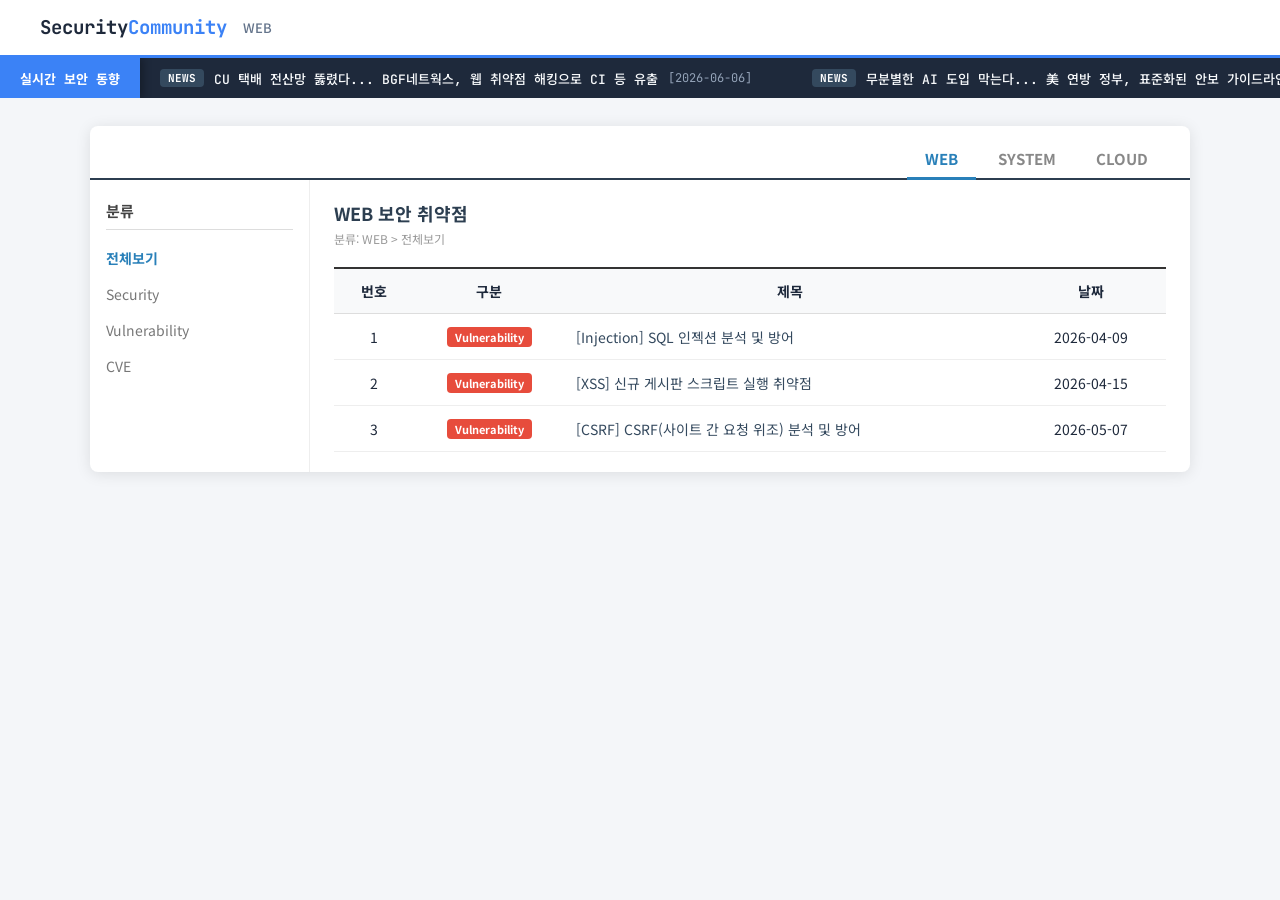
<file: WebProgramming-main/securehub/main.html>
<!doctype html>
<html lang="ko">
  <head>
    <meta charset="UTF-8" />
    <meta name="viewport" content="width=device-width, initial-scale=1.0" />
    <title id="pageTitle">SecureHub – WEB 취약점</title>
    <link
      href="https://fonts.googleapis.com/css2?family=Noto+Sans+KR:wght@400;500;600;700&family=JetBrains+Mono:wght@400;600&display=swap"
      rel="stylesheet"
    />
    <link rel="stylesheet" href="css/common.css" />
    <link rel="stylesheet" href="css/main.css" />
  </head>
  <body>
    <header>
      <a class="logo" href="index.html">Security<span>Community</span></a>

      <div class="header-crumb">
        <span class="active" id="fieldTitle">WEB</span>
      </div>
    </header>

    <div class="ticker-wrapper">
      <div class="ticker-title">실시간 보안 동향</div>
      <div class="ticker-rail" id="tickerRail">보안 피드 로딩 중...</div>
    </div>

    <div class="container">
      <nav class="top-nav">
        <a href="main.html?field=web">WEB</a>
        <a href="main.html?field=system">SYSTEM</a>
        <a href="main.html?field=cloud">CLOUD</a>
      </nav>

      <div class="main-wrapper">
        <aside class="sidebar">
          <h3>분류</h3>
          <ul id="sidebarMenu">
            <li><a href="#" data-category="all">전체보기</a></li>
            <li><a href="#" data-category="security">Security</a></li>
            <li><a href="#" data-category="vulnerability">Vulnerability</a></li>
            <li><a href="#" data-category="cve">CVE</a></li>
          </ul>
        </aside>

        <main class="content">
          <div class="content-header">
            <h2 id="contentTitle">WEB 보안 취약점</h2>
            <p id="contentCrumb">분류: WEB &gt; 전체보기</p>
          </div>

          <table class="board-table">
            <thead>
              <tr>
                <th>번호</th>
                <th>구분</th>
                <th>제목</th>
                <th>날짜</th>
              </tr>
            </thead>
            <tbody id="boardBody"></tbody>
          </table>
        </main>
      </div>
    </div>

    <script src="js/postData.js"></script>
    <script src="js/main.js"></script>
    <script src="js/ticker.js"></script>
  </body>
</html>
</file>
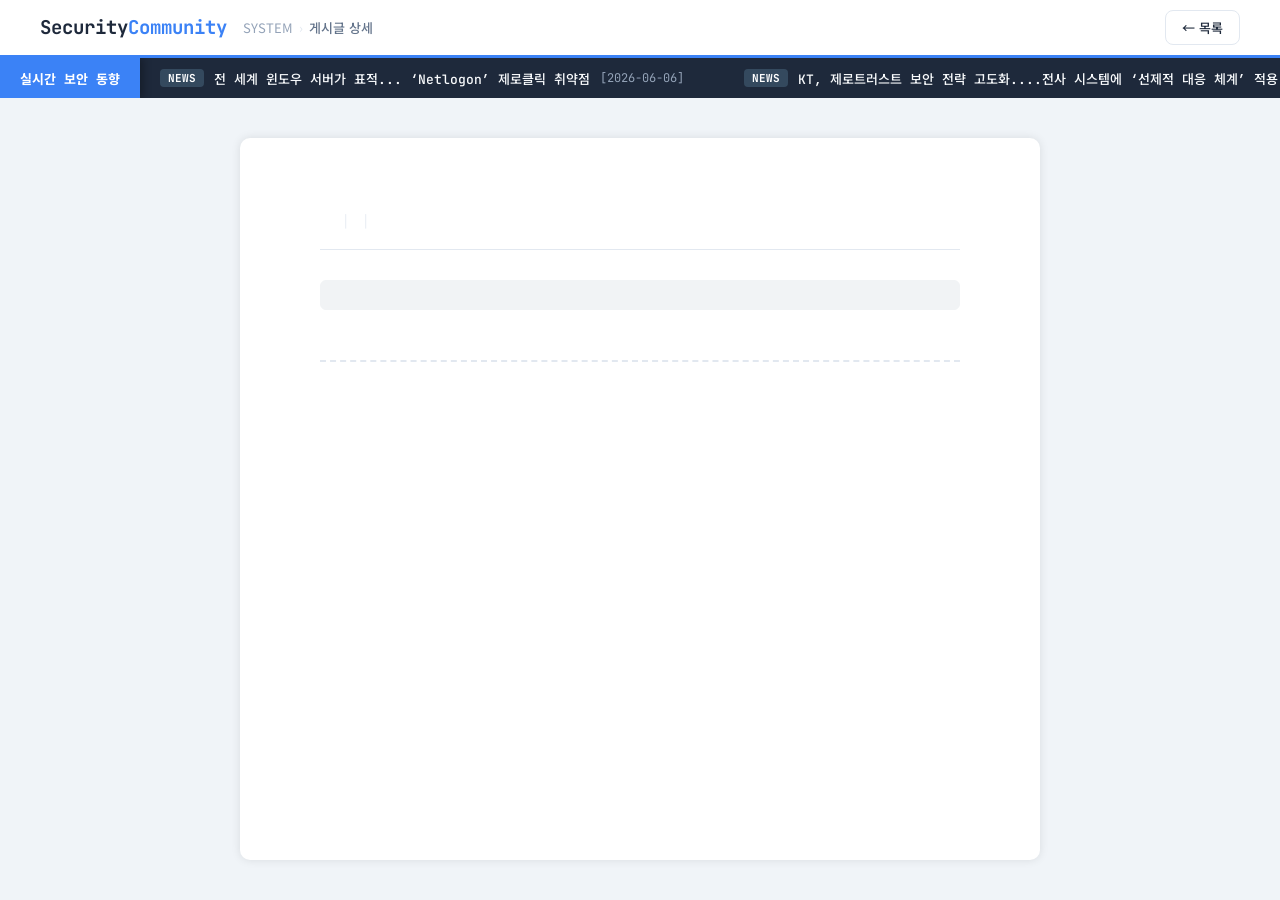
<file: WebProgramming-main/securehub/view.html>
<!doctype html>
<html lang="ko">
  <head>
    <meta charset="UTF-8" />
    <meta name="viewport" content="width=device-width, initial-scale=1.0" />
    <title>SecureHub – 게시글 상세</title>
    
    <link
      href="https://fonts.googleapis.com/css2?family=Noto+Sans+KR:wght@400;700&family=JetBrains+Mono&swap"
      rel="stylesheet"
    />
    
    <link rel="stylesheet" href="css/common.css" />
    <link rel="stylesheet" href="css/view.css" />
  </head>
  <body>
    
    <header>
      <a class="logo" href="index.html">Security<span>Community</span></a>
      
      <div class="header-crumb top-nav">
        <a href="#" id="crumbCategoryLink">SYSTEM</a> 
        <span class="sep">›</span>
        <span class="active">게시글 상세</span>
      </div>
      
      <div class="header-right">
        <a class="btn" href="#" id="backToListBtn">← 목록</a>
      </div>
    </header>

    <div class="ticker-wrapper">
      <div class="ticker-title">실시간 보안 동향</div>
      <div class="ticker-rail" id="tickerRail">보안 피드 로딩 중...</div>
    </div>

    <article class="view-wrapper">
      <div class="container">
        
        <h1 class="title" id="postTitle"></h1>

        <div class="info">
          <span class="tag tag-inj" id="postCategory"></span>
          <span class="sep-bar">|</span>
          <span class="nickname" id="postAuthor"></span>
          <span class="sep-bar">|</span>
          <span class="date" id="postDate"></span>
        </div>

        <div class="content" id="postContent">
          
          <section id="sectionOverview">
            <h3 class="section-title" id="overviewTitle"></h3>
            <p id="overviewDesc"></p>
          </section>

          <section id="sectionCoreConcept">
            <h3 class="section-title" id="coreConceptTitle"></h3>
            <p id="coreConceptDesc"></p>
            
            <div id="codeBlockContainer" class="code-box-style">
              <code id="codeBlock" class="code-text-style"></code>
            </div>
          </section>

          <section id="sectionDamageTypes">
            <h3 class="section-title" id="damageTypesTitle"></h3>
            <ul id="damageTypesList"></ul>
          </section>

          <section id="sectionDefenses">
            <h3 class="section-title" id="defensesTitle"></h3>
            <ul id="defensesList"></ul>
          </section>

          <section id="sectionReferences">
            <h3 class="section-title" id="referencesTitle"></h3>
            <ul id="referencesList"></ul>
          </section>

          <div id="quizContainer" style="margin-top: 50px; border-top: 2px dashed #e2e8f0; padding-top: 30px;">
          </div>
        
      </div> </article>

    <script src="js/postData.js"></script> 
    <script src="js/view.js"></script>
    <script src="js/ticker.js"></script>
  </body>
</html>
</file>
<file: WebProgramming-main/securehub/css/common.css>
*,
*::before,
*::after {
  box-sizing: border-box;
  margin: 0;
  padding: 0;
}

body {
  font-family: 'Noto Sans KR', sans-serif;
  background: #f0f4f8;
  color: #1e293b;
  min-height: 100vh;
  display: flex;
  flex-direction: column;
}

/* 상단 헤더 */
header {
  height: 58px;
  background: #ffffff;
  border-bottom: 3px solid #3b82f6;
  box-shadow: 0 2px 8px rgba(0, 0, 0, 0.07);
  display: flex;
  align-items: center;
  padding: 0 40px;
  gap: 16px;
}

/* 로고 */
.logo {
  font-family: 'JetBrains Mono', monospace;
  font-weight: 700;
  font-size: 19px;
  color: #1e293b;
  text-decoration: none;
  flex-shrink: 0;
}

.logo span {
  color: #3b82f6;
}

/* 헤더 중앙 (현재 위치 표시 WEB > Vulnerability) */
.header-crumb {
  font-size: 13px;
  color: #94a3b8;
  display: flex;
  align-items: center;
  gap: 6px;
  flex: 1;
}

.header-crumb a {
  color: #94a3b8;
  text-decoration: none;
}
.header-crumb a:hover {
  color: #3b82f6;
}
.header-crumb .sep {
  color: #e2e8f0;
}
.header-crumb .active {
  color: #64748b;
  font-weight: 500;
}

/* 목록 버튼 */
.btn {
  display: inline-flex;
  align-items: center;
  padding: 7px 16px;
  border-radius: 8px;
  border: 1.5px solid #e2e8f0;
  background: #ffffff;
  color: #1e293b;
  font-family: 'Noto Sans KR', sans-serif;
  font-size: 13px;
  font-weight: 500;
  cursor: pointer;
  text-decoration: none;
  transition:
    border-color 0.15s,
    color 0.15s,
    background 0.15s;
}

.btn:hover {
  border-color: #3b82f6;
  color: #3b82f6;
}

/* 카테고리 */
.tag {
  display: inline-block;
  padding: 2px 8px;
  border-radius: 4px;
  font-size: 11px;
  font-weight: 700;
  color: #fff;
}

/* 카테고리 - Vulnerability */
.tag-vul {
  background: #e74c3c;
}

/* 카테고리 - Security */
.tag-sec {
  background: #2ecc71;
}

/* 카테고리 - CVE */
.tag-cve {
  background: #34495e;
}

/* ==========================================================================
   실시간 보안 뉴스 전광판 (Ticker) 스타일 - common.css 최하단에 그대로 추가
   ========================================================================== */
.ticker-wrapper {
  width: 100%;
  height: 40px;
  background-color: #1e293b; /* 헤더 텍스트와 동일한 다크 네이비 */
  color: #f8fafc;
  display: flex;
  align-items: center;
  overflow: hidden;
  font-family: 'JetBrains Mono', 'Noto Sans KR', sans-serif;
  font-size: 13px;
}

.ticker-title {
  padding: 0 20px;
  background: #3b82f6; /* 헤더 보더와 동일한 메인 시그니처 블루 */
  color: #ffffff;
  font-weight: 700;
  height: 100%;
  display: flex;
  align-items: center;
  z-index: 10;
  flex-shrink: 0;
  box-shadow: 3px 0 8px rgba(0, 0, 0, 0.3);
}

.ticker-rail {
  display: flex;
  white-space: nowrap;
  padding-left: 20px;
}

.ticker-item {
  padding-right: 60px; /* 뉴스 간의 간격 보정 */
  display: inline-flex;
  align-items: center;
  gap: 10px;
}

.ticker-link {
  color: #f8fafc;
  text-decoration: none;
  font-weight: 500;
  transition: color 0.15s;
}

.ticker-link:hover {
  color: #3b82f6;
  text-decoration: underline;
}

.ticker-date {
  color: #94a3b8;
  font-size: 12px;
}
</file>
<file: WebProgramming-main/securehub/css/main.css>
/* 배경 및 전체 컨테이너 */
body {
  background: #f4f6f9;
}

.container {
  max-width: 1100px;
  margin: 28px auto;
  background: white;
  border-radius: 8px;
  box-shadow: 0 2px 15px rgba(0, 0, 0, 0.1);
  overflow: hidden;
}

/* 분야 전환 메뉴 (WEB, SYSETM, CLOUD) */
.top-nav {
  display: flex;
  justify-content: flex-end;
  border-bottom: 2px solid #2c3e50;
  padding: 14px 24px 0;
  gap: 4px;
}

.top-nav a {
  font-size: 15px;
  font-weight: 700;
  padding: 8px 18px;
  color: #888;
  text-decoration: none;
  border-bottom: 3px solid transparent;
  margin-bottom: -2px;
  transition: color 0.15s, border-color 0.15s;
}

.top-nav a.active { 
  color: #2980b9; 
  border-bottom-color: #2980b9; 
}
.top-nav a:hover:not(.active) { 
  color: #1e293b; 
}

/* 본문 레이아웃 (사이드바와 오른쪽 게시판 테이블 가로로 묶기) */
.main-wrapper {
  display: flex;
  gap: 0;
}

/* 사이드 바 */
.sidebar {
  width: 220px;
  min-width: 220px;
  border-right: 1px solid #eee;
  padding: 20px 16px;
}

.sidebar h3 {
  font-size: 15px;
  color: #444;
  border-bottom: 1px solid #ddd;
  padding-bottom: 8px;
  margin-bottom: 10px;
}

.sidebar ul { 
  list-style: none; padding: 0; 
}
.sidebar li { 
  padding: 8px 0; 
}

.sidebar a {
  text-decoration: none;
  color: #777;
  font-size: 14px;
  display: block;
  transition: color 0.15s;
}

.sidebar a:hover   { 
  color: #2980b9; font-weight: bold; 
}
.sidebar a.current { 
  color: #2980b9; font-weight: bold; 
}

/* 게시판 */
.content {
  flex: 1;
  min-width: 0; 
  padding: 20px 24px;
  overflow-wrap: break-word;
}

/* 분야 전환 메뉴 */
.content-header h2 {
  margin: 0 0 4px;
  color: #2c3e50;
  font-size: 18px;
}

.content-header p {
  font-size: 12px;
  color: #999;
  margin-bottom: 20px;
}

/* 게시판 테이블 */
.board-table {
  width: 100%;
  border-collapse: collapse;
  table-layout: fixed;
}

/* 게시판 제목 */
.board-table th {
  background: #f8f9fa;
  border-top: 2px solid #333;
  border-bottom: 1px solid #ddd;
  padding: 12px;
  font-size: 14px;
  text-align: center;
}

/* 게시판 본문 */
.board-table td {
  border-bottom: 1px solid #eee;
  padding: 12px;
  text-align: center;
  font-size: 14px;
  color: #1e293b;
}

/* 번호 */
.board-table th:nth-child(1),
.board-table td:nth-child(1) {
  width: 80px;
}

/* 구분 */
.board-table th:nth-child(2),
.board-table td:nth-child(2) {
  width: 150px;
}

/* 날짜 */
.board-table th:nth-child(4),
.board-table td:nth-child(4) {
  width: 150px;
}

/* 제목 */
.board-table td:nth-child(3) {
  white-space: nowrap;
  overflow: hidden;
  text-overflow: ellipsis;
}

.title-cell { 
  text-align: left !important; 
}
.title-cell a {
  text-decoration: none;
  color: #34495e;
}

.title-cell a:hover {
  text-decoration: underline;
  color: #2980b9;
}

/* 반응형 모바일 레이아웃 */
@media (max-width: 660px) {
  .main-wrapper { 
    flex-direction: column; 
  }
  .sidebar { 
    width: 100%; 
    min-width: unset; 
    border-right: none;
    border-bottom: 1px solid #eee;
  }
}
</file>
<file: WebProgramming-main/securehub/css/view.css>
/* 전체 레이아웃 */
.view-wrapper {
  display: flex;
  justify-content: center;
  padding: 40px 20px;
  flex: 1;
}

.container {
  background: white;
  padding: 60px 80px;
  border-radius: 10px;
  box-shadow: 0 0 10px rgba(0, 0, 0, 0.1);
  width: 800px;
  max-width: 95%;
  margin: 0 auto;
}

/* 제목 */
.title {
  font-size: 24px;
  font-weight: bold;
  margin-bottom: 12px;
  color: #1e293b;
  line-height: 1.4;
}

/* 세부 정보 */
.info {
  display: flex;
  align-items: center;
  gap: 8px;
  color: gray;
  font-size: 13px;
  margin-bottom: 24px;
  padding-bottom: 20px;
  border-bottom: 1px solid #e2e8f0;
}

/* 세부 정보 구분선 (|) */
.sep-bar {
  color: #e2e8f0;
}

/* 본문 */
.content {
  margin-bottom: 20px;
  line-height: 1.8;
  font-size: 15px;
  text-align: justify;
  word-break: keep-all;
}

.source-link:hover {
  color: #3b82f6;
  border-bottom-color: #3b82f6;
}

/* 수정 버튼, 삭제 버튼*/
.buttons {
  display: flex;
  justify-content: flex-end;
  gap: 8px;
  padding-top: 16px;
  border-top: 1px solid #e2e8f0;
}

/* 본문 레이아웃 */
.content section {
  margin-bottom: 30px; 
}

.content .section-title {
  margin-bottom: 10px;    
  color: #1e293b;       
}

.content p {
  margin-bottom: 15px;  
}

.content ul {
  padding-left: 20px;    
  line-height: 1.8;       
}

/* 코드 블록 */
.code-box-style {
    background: #f1f3f5;
    padding: 14px;
    border-radius: 6px;
    border: 1px solid #f1f3f5;
    margin-bottom: 12px;
    margin: 15px 0;
    overflow-x: auto;
}

.code-text-style {
    font-family: 'JetBrains Mono', monospace;
    font-size: 13px;
    color: #1e293b;
    white-space: pre-wrap; 
    word-break: break-all;  
    display: block;         
    overflow-wrap: break-word; 
}

/* 링크 */
.reference-link {
    color: #3182ce;
    text-decoration: underline;
}

.reference-link:hover {
    color: #2b6cb0;
    text-decoration: none;
}
</file>
